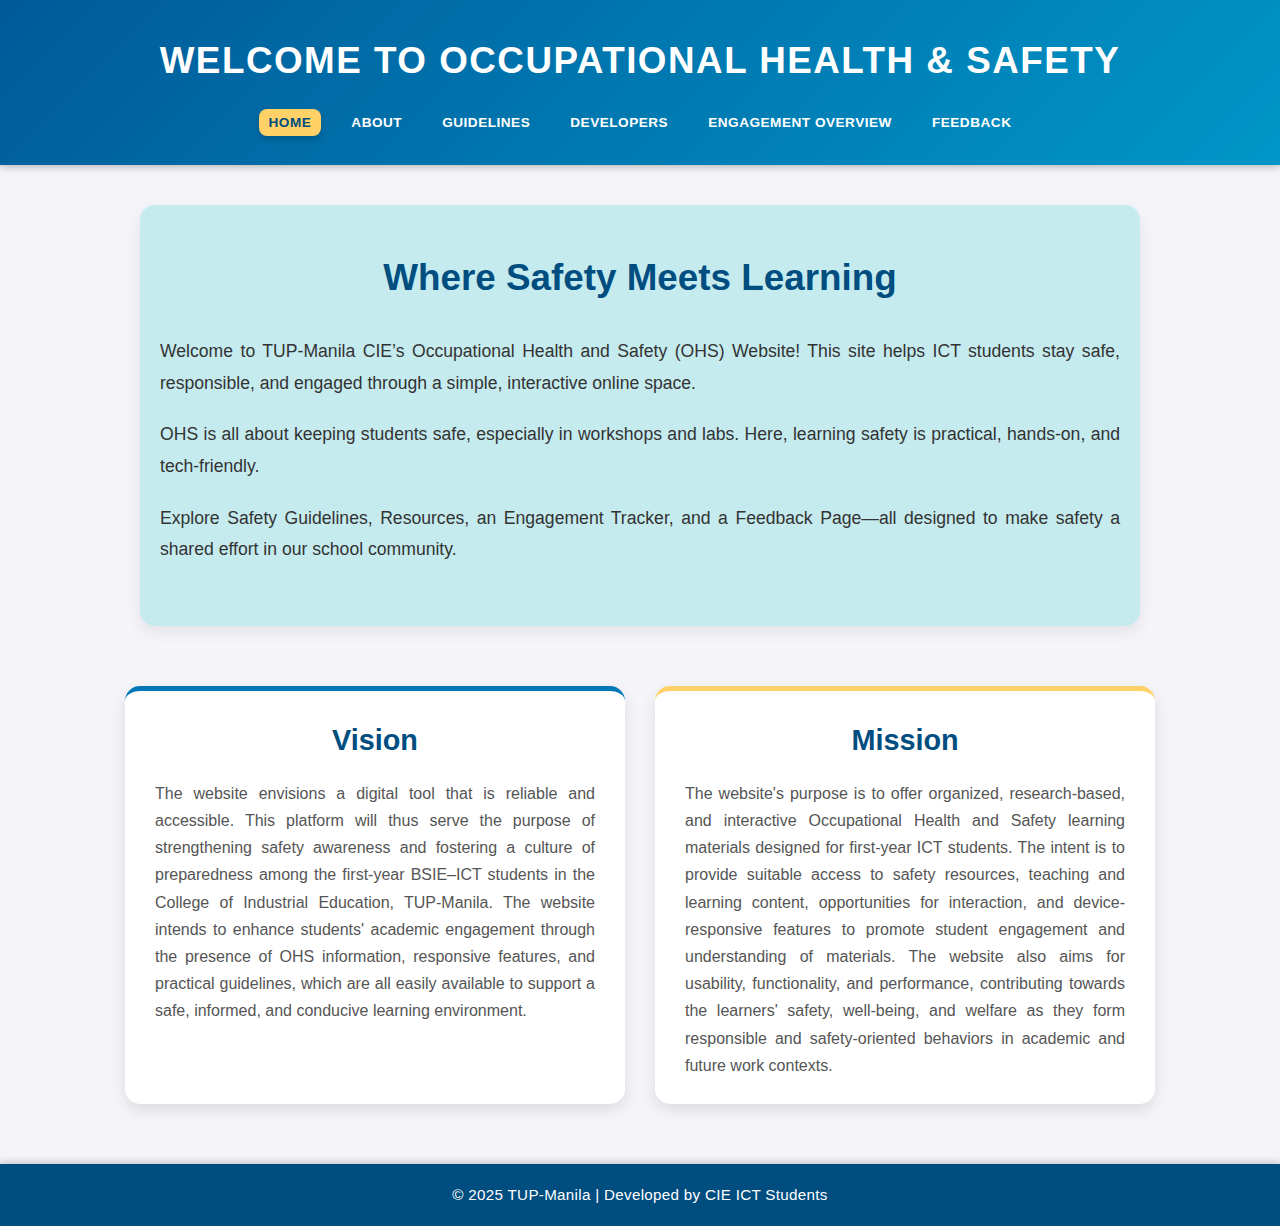
<file: index.html>
<!DOCTYPE html>
<html lang="en">
<head>
  <meta charset="UTF-8">
  <meta name="viewport" content="width=device-width, initial-scale=1.0">
  <title>OHS Website | Home</title>
  <link rel="stylesheet" href="style.css">
</head>
<body>
  <header>
    <h1>Welcome to Occupational Health & Safety</h1>
    <nav>
      <ul>
        <li><a href="index.html" class="active">HOME</a></li>
        <li><a href="about.html">ABOUT</a></li>
        <li><a href="safetyguidelines.html">GUIDELINES</a></li>
        <li><a href="about-developers.html">DEVELOPERS</a></li>
        <li><a href="engagement-tracker.html">ENGAGEMENT OVERVIEW</a></li>
        <li><a href="feedback-page.html">FEEDBACK</a></li>
      </ul>
    </nav>
  </header>

  <section class="hero">
    <h2>Where Safety Meets Learning</h2>
    <p>Welcome to TUP-Manila CIE’s Occupational Health and Safety (OHS) Website! This site helps ICT students stay safe, responsible, and engaged through a simple, interactive online space.</p>
    <p>OHS is all about keeping students safe, especially in workshops and labs. Here, learning safety is practical, hands-on, and tech-friendly.</p>
    <p>Explore Safety Guidelines, Resources, an Engagement Tracker, and a Feedback Page—all designed to make safety a shared effort in our school community.</p>
  </section>

  <!-- Vision & Mission Section -->
  <section class="vision-mission">
    <div class="card vision">
      <h3>Vision</h3>
      <p>The website envisions a digital tool that is reliable and accessible. This platform will thus serve the purpose of strengthening safety awareness and fostering a culture of preparedness among the first-year BSIE–ICT students in the College of Industrial Education, TUP-Manila. The website intends to enhance students' academic engagement through the presence of OHS information, responsive features, and practical guidelines, which are all easily available to support a safe, informed, and conducive learning environment.</p>
    </div>

    <div class="card mission">
      <h3>Mission</h3>
      <p>The website's purpose is to offer organized, research-based, and interactive Occupational Health and Safety learning materials designed for first-year ICT students. The intent is to provide suitable access to safety resources, teaching and learning content, opportunities for interaction, and device-responsive features to promote student engagement and understanding of materials. The website also aims for usability, functionality, and performance, contributing towards the learners' safety, well-being, and welfare as they form responsible and safety-oriented behaviors in academic and future work contexts.</p>
    </div>
  </section>

  <footer>
    <p>© 2025 TUP-Manila | Developed by CIE ICT Students</p>
  </footer>
</body>
</html>
</file>
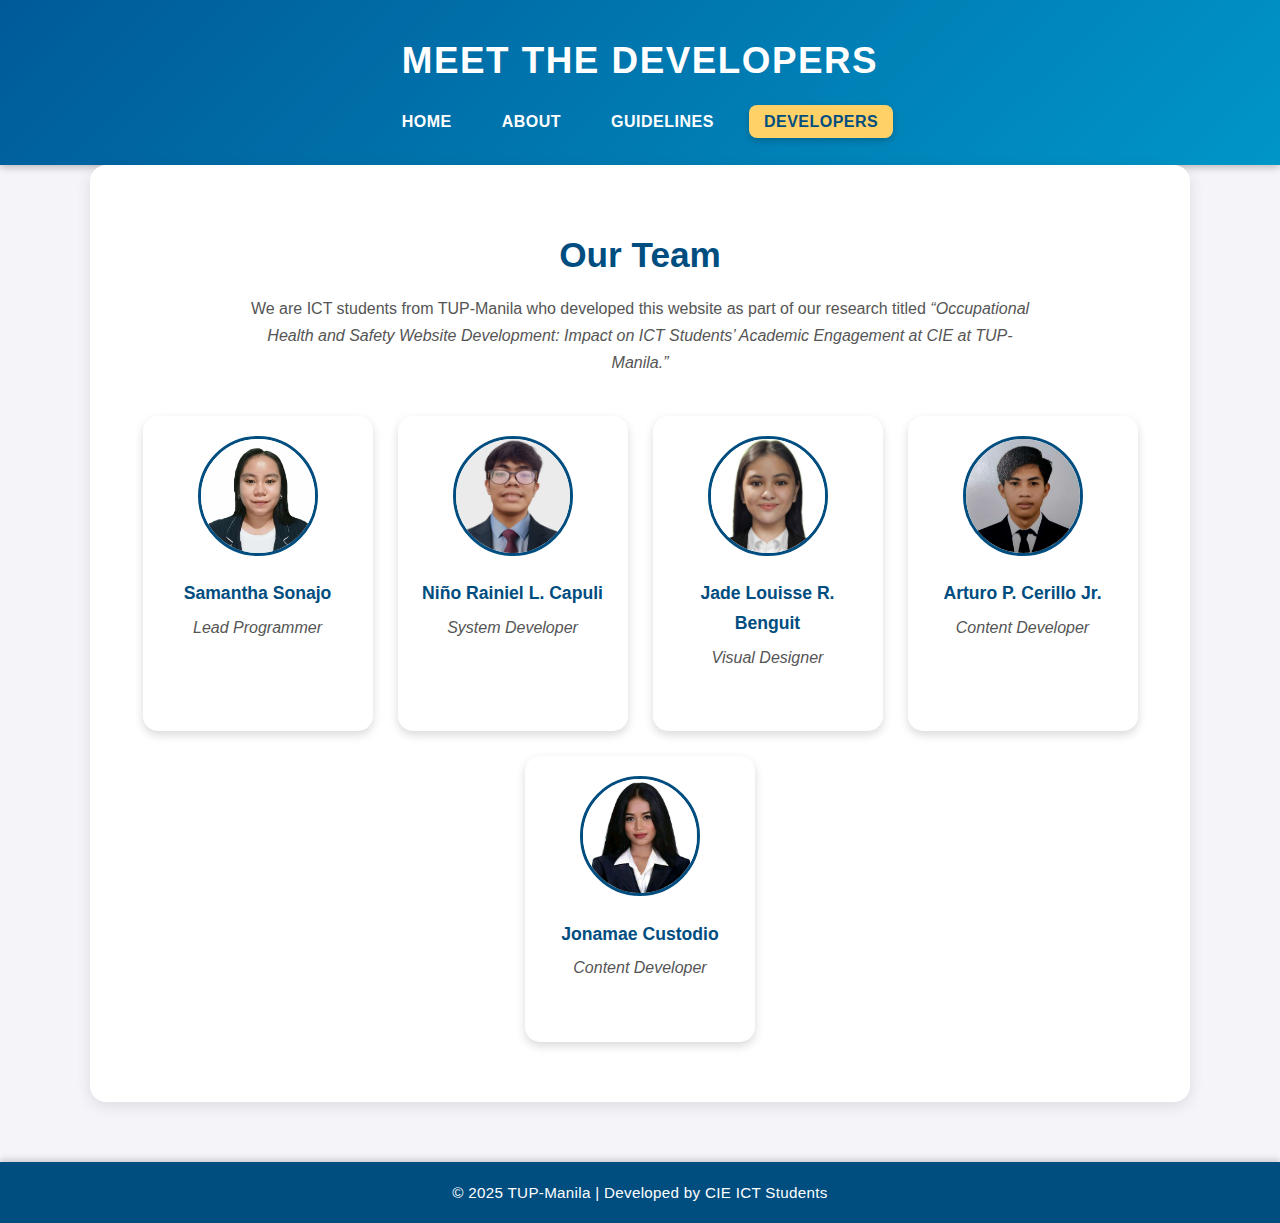
<file: about-developers.html>
<!DOCTYPE html>
<html lang="en">
<head>
  <meta charset="UTF-8">
  <meta name="viewport" content="width=device-width, initial-scale=1.0">
  <title>About the Developers</title>
  <link rel="stylesheet" href="developer-style.css">
</head>
<body>
  <header>
    <h1>Meet the Developers</h1>
    <nav>
      <ul>
        <li><a href="index.html">HOME</a></li>
        <li><a href="about.html">ABOUT</a></li>
        <li><a href="safetyguidelines.html">GUIDELINES</a></li>
        <li><a href="about-developers.html"class="active">DEVELOPERS</a></li>
      </ul>
    </nav>
  </header>

  <section class="developers">
    <h2>Our Team</h2>
    <p>We are ICT students from TUP-Manila who developed this website as part of our research titled <em>“Occupational Health and Safety Website Development: Impact on ICT Students’ Academic Engagement at CIE at TUP-Manila.”</em></p>

    <div class="dev-container">

      <div class="dev-card">
        <img src="images/sam.jpg" alt="Samantha Sonajo">
        <h3>Samantha Sonajo</h3>
        <p class="role">Lead Programmer</p>
      </div>

      <div class="dev-card">
        <img src="images/nino.jpg" alt="Niño Rainiel L. Capuli">
        <h3>Niño Rainiel L. Capuli</h3>
        <p class="role">System Developer</p>
      </div>

      <div class="dev-card">
        <img src="images/jade.jpg" alt="Jade Louisse R. Benguit">
        <h3>Jade Louisse R. Benguit</h3>
        <p class="role">Visual Designer</p>
      </div>

      <div class="dev-card">
        <img src="images/arturo.jpg" alt="Arturo P. Cerillo Jr.">
        <h3>Arturo P. Cerillo Jr.</h3>
        <p class="role">Content Developer</p>
      </div>

      <div class="dev-card">
        <img src="images/jonamae.jpg" alt="Jonamae Custodio">
        <h3>Jonamae Custodio</h3>
        <p class="role">Content Developer</p>
      </div>

    </div>
  </section>

  <footer>
    <p>© 2025 TUP-Manila | Developed by CIE ICT Students</p>
  </footer>
</body>
</html>
</file>
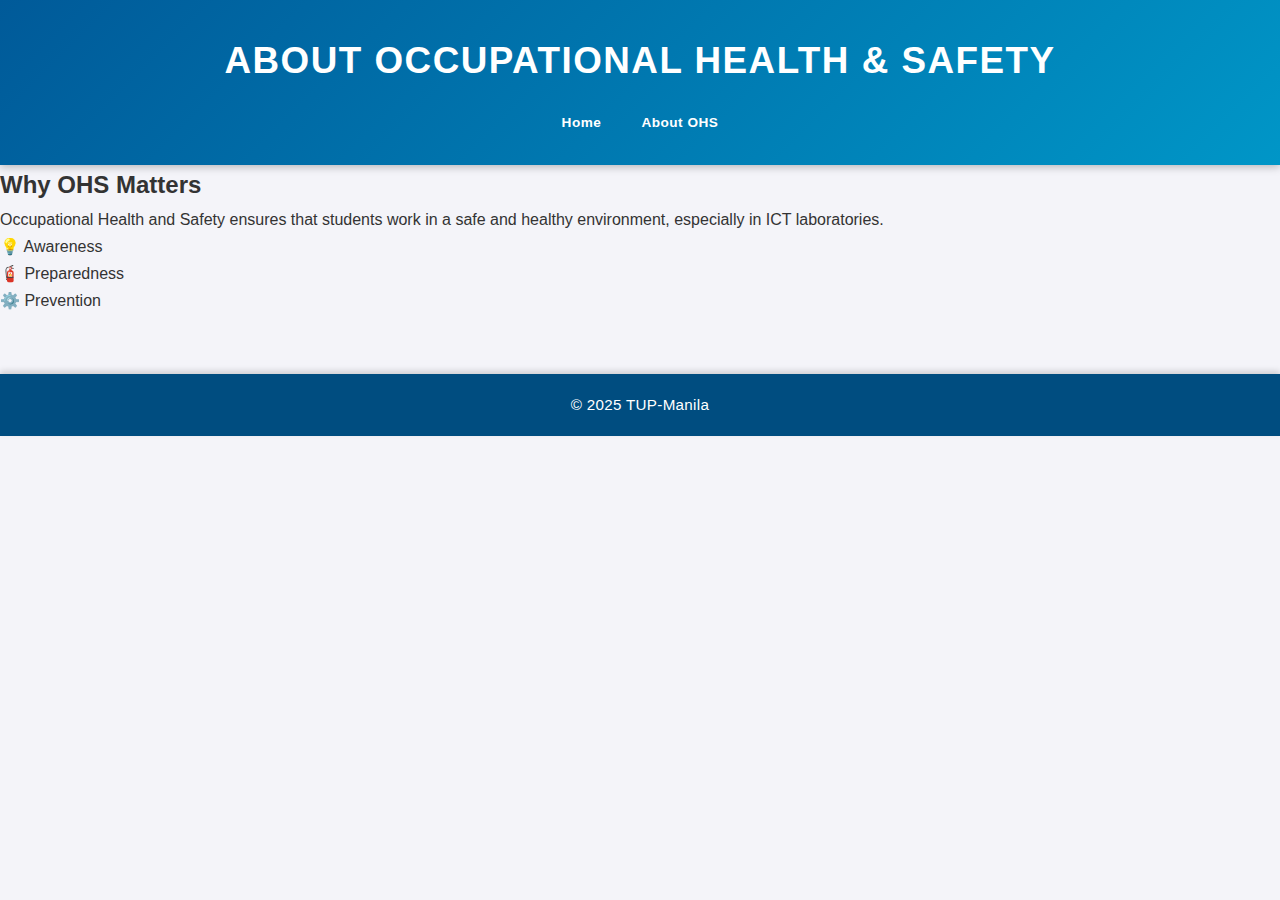
<file: about.html>
<!DOCTYPE html>
<html lang="en">
<head>
  <meta charset="UTF-8">
  <meta name="viewport" content="width=device-width, initial-scale=1.0">
  <title>About OHS</title>
  <link rel="stylesheet" href="style.css">
</head>
<body>
  <header>
    <h1>About Occupational Health & Safety</h1>
    <nav>
      <ul>
        <li><a href="index.html">Home</a></li>
        <li><a href="about-ohs.html">About OHS</a></li>
       
      </ul>
    </nav>
  </header>

  <section class="content">
    <h2>Why OHS Matters</h2>
    <p>Occupational Health and Safety ensures that students work in a safe and healthy environment, especially in ICT laboratories.</p>
    <div class="panels">
      <div class="panel">💡 Awareness</div>
      <div class="panel">🧯 Preparedness</div>
      <div class="panel">⚙️ Prevention</div>
    </div>
  </section>

  <footer>
    <p>© 2025 TUP-Manila</p>
  </footer>
</body>
</html>
</file>
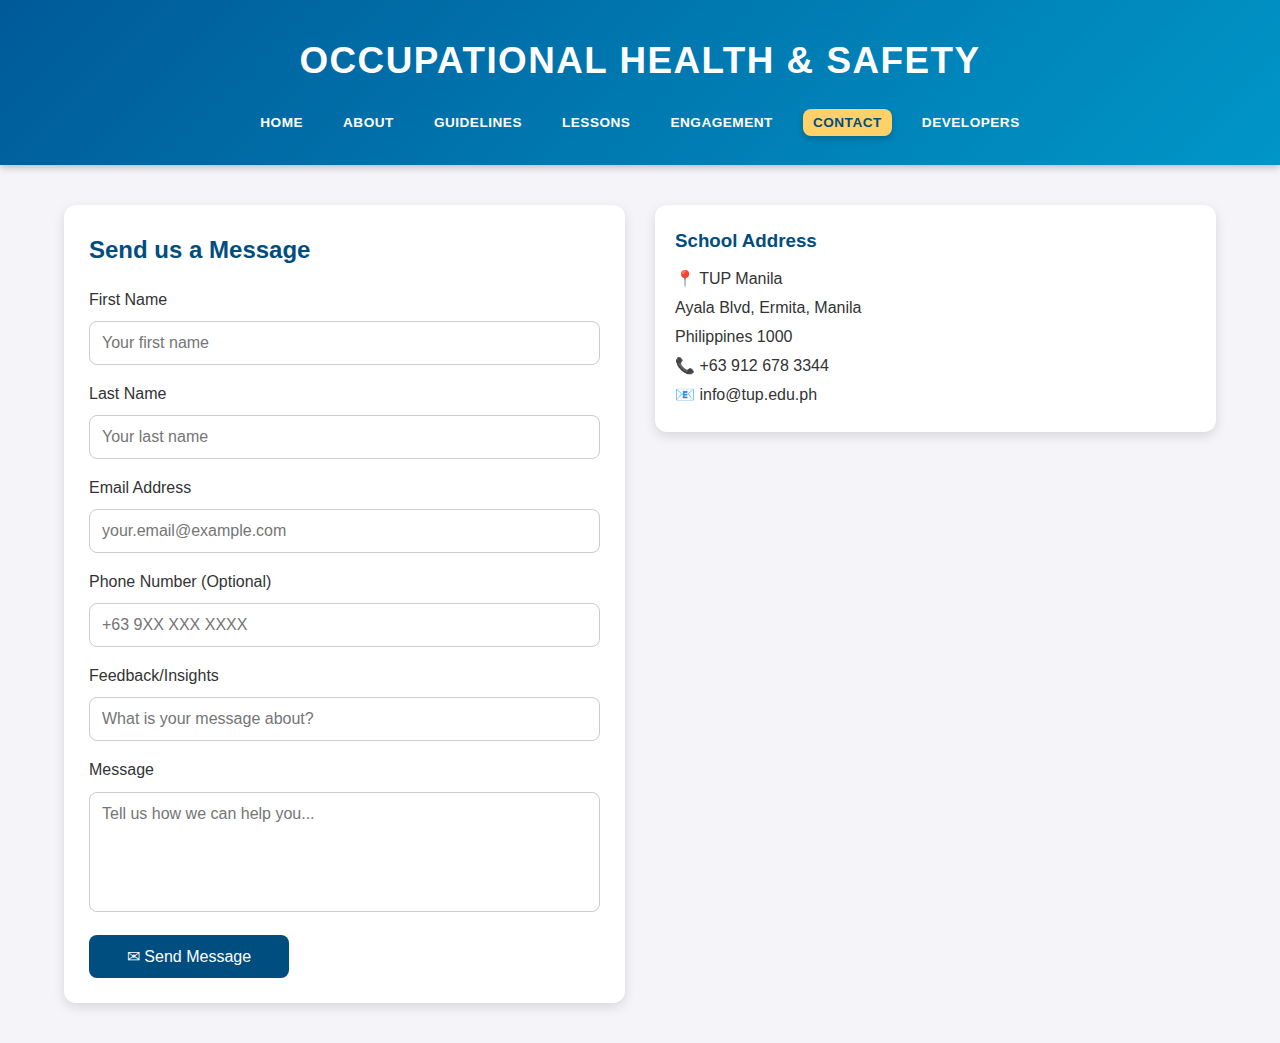
<file: contact.html>
<!DOCTYPE html>
<html lang="en">
<head>
    <meta charset="UTF-8">
    <meta name="viewport" content="width=device-width, initial-scale=1.0">
    <title>Contact</title>
    <link rel="stylesheet" href="style.css">
    <style>
        /* CONTACT PAGE ONLY */
        .contact-container {
            display: grid;
            grid-template-columns: 1fr 1fr;
            gap: 30px;
            padding: 40px 5%;
        }

        .contact-card {
            background: #ffffff;
            padding: 25px;
            border-radius: 12px;
            box-shadow: 0 4px 12px rgba(0,0,0,0.12);
        }

        .contact-card h2,
        .contact-card h3 {
            margin-bottom: 15px;
            color: #004d80;
        }

        .contact-form input,
        .contact-form textarea {
            width: 100%;
            padding: 12px;
            margin: 8px 0 15px;
            border: 1px solid #ccc;
            border-radius: 8px;
            font-size: 1rem;
        }

        .contact-form textarea {
            height: 120px;
            resize: none;
        }

        .contact-form button {
            width: 200px;
            background: #004d80;
            color: white;
            border: none;
            padding: 12px 0;
            border-radius: 8px;
            font-size: 1rem;
            cursor: pointer;
            transition: 0.3s;
            display: flex;
            align-items: center;
            justify-content: center;
            gap: 8px;
        }

        .contact-form button:hover {
            background: #0077b6;
        }

        .info-box {
            margin-bottom: 20px;
            padding: 20px;
            background: #ffffff;
            border-radius: 12px;
            box-shadow: 0 4px 12px rgba(0,0,0,0.12);
        }

        .info-box h3 {
            margin-bottom: 10px;
            color: #004d80;
        }

        .info-box p {
            margin: 5px 0;
            line-height: 1.5;
        }

        @media(max-width: 900px) {
            .contact-container {
                grid-template-columns: 1fr;
            }
        }
    </style>
</head>
<body>

    <!-- HEADER -->
    <header>
        <h1>Occupational Health & Safety</h1>
        <nav>
            <ul>
                <li><a href="index.html">HOME</a></li>
                <li><a href="about.html">ABOUT</a></li>
                <li><a href="guidelines.html">GUIDELINES</a></li>
                <li><a href="lessons.html">LESSONS</a></li>
                <li><a href="engagement.html">ENGAGEMENT</a></li>
                <li><a href="contact.html" class="active">CONTACT</a></li>
                <li><a href="developers.html">DEVELOPERS</a></li>
            </ul>
        </nav>
    </header>

    <!-- CONTACT PAGE CONTENT -->
    <div class="contact-container">

        <!-- LEFT FORM -->
        <div class="contact-card">
            <h2>Send us a Message</h2>

            <form class="contact-form">
                <label>First Name</label>
                <input type="text" placeholder="Your first name">

                <label>Last Name</label>
                <input type="text" placeholder="Your last name">

                <label>Email Address</label>
                <input type="email" placeholder="your.email@example.com">

                <label>Phone Number (Optional)</label>
                <input type="text" placeholder="+63 9XX XXX XXXX">

                <label>Feedback/Insights</label>
                <input type="text" placeholder="What is your message about?">

                <label>Message</label>
                <textarea placeholder="Tell us how we can help you..."></textarea>

                <button type="submit">✉ Send Message</button>
            </form>
        </div>

        <!-- RIGHT INFORMATION CARDS -->
        <div>
            <div class="info-box">
                <h3>School Address</h3>
                <p>📍 TUP Manila</p>
                <p>Ayala Blvd, Ermita, Manila</p>
                <p>Philippines 1000</p>
                <p>📞 +63 912 678 3344</p>
                <p>📧 info@tup.edu.ph</p>
            </div>
        </div>

    </div>

</body>
</html>
</file>
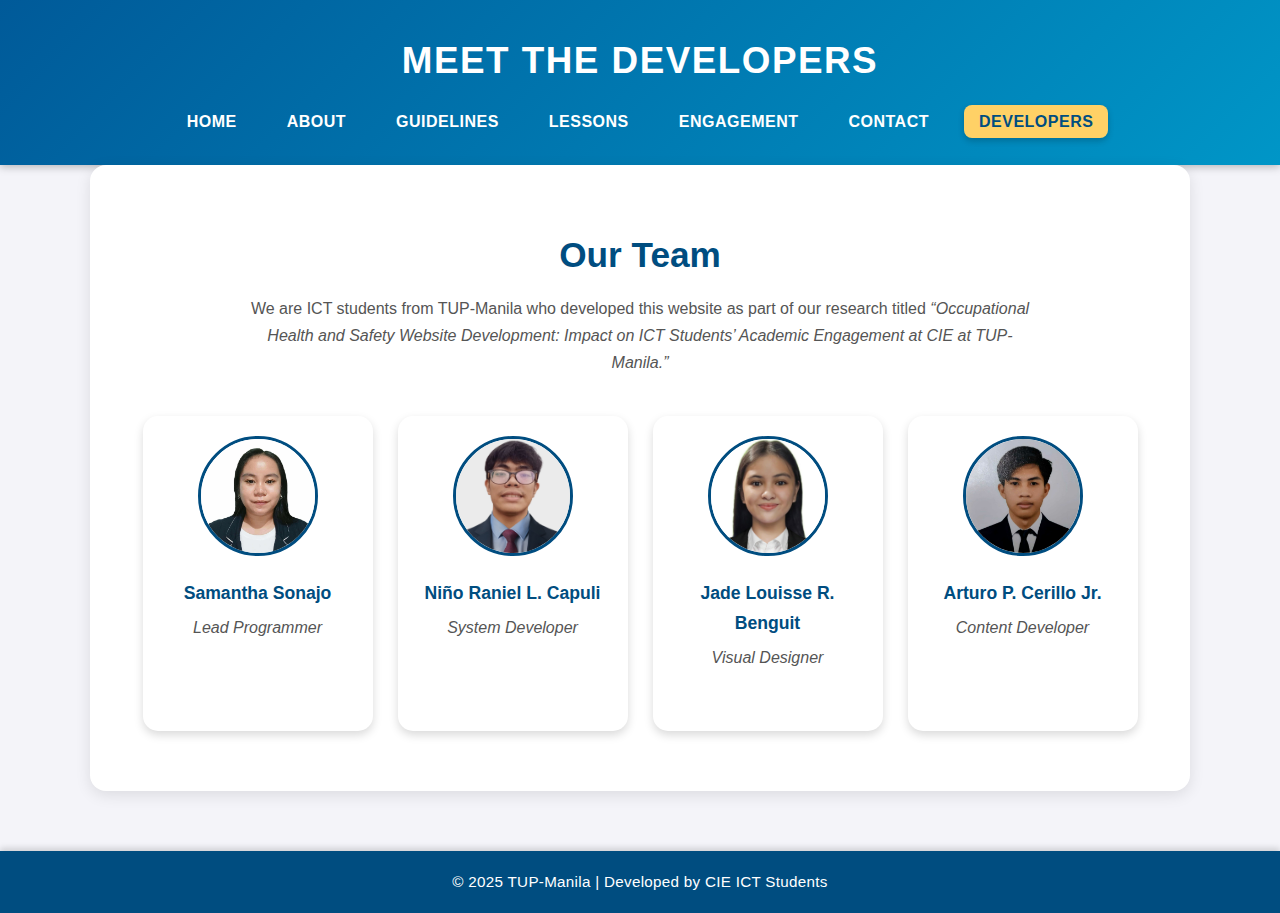
<file: developers.html>
<!DOCTYPE html>
<html lang="en">
<head>
  <meta charset="UTF-8">
  <meta name="viewport" content="width=device-width, initial-scale=1.0">
  <title>About the Developers</title>
  <link rel="stylesheet" href="developer-style.css">
</head>
<body>
  <header>
    <h1>Meet the Developers</h1>
    <nav>
      <ul>
        <li><a href="index.html">HOME</a></li>
        <li><a href="about.html">ABOUT</a></li>
        <li><a href="safetyguidelines.html">GUIDELINES</a></li>
        <li><a href="lessons.html">LESSONS</a></li>
        <li><a href="engagement.html">ENGAGEMENT</a></li>
        <li><a href="contact.html">CONTACT</a></li>
        <li><a href="developers.html" class="active">DEVELOPERS</a></li>
      </ul>
    </nav>
  </header>

  <section class="developers">
    <h2>Our Team</h2>
    <p>We are ICT students from TUP-Manila who developed this website as part of our research titled <em>“Occupational Health and Safety Website Development: Impact on ICT Students’ Academic Engagement at CIE at TUP-Manila.”</em></p>

    <div class="dev-container">

      <div class="dev-card">
        <img src="images/sam.jpg" alt="Samantha Sonajo">
        <h3>Samantha Sonajo</h3>
        <p class="role">Lead Programmer</p>
      </div>

      <div class="dev-card">
        <img src="images/nino.jpg" alt="Niño Rainiel L. Capuli">
        <h3>Niño Raniel L. Capuli</h3>
        <p class="role">System Developer</p>
      </div>

      <div class="dev-card">
        <img src="images/jade.jpg" alt="Jade Louisse R. Benguit">
        <h3>Jade Louisse R. Benguit</h3>
        <p class="role">Visual Designer</p>
      </div>

      <div class="dev-card">
        <img src="images/arturo.jpg" alt="Arturo P. Cerillo Jr.">
        <h3>Arturo P. Cerillo Jr.</h3>
        <p class="role">Content Developer</p>
      </div>

    </div>
  </section>

  <footer>
    <p>© 2025 TUP-Manila | Developed by CIE ICT Students</p>
  </footer>
</body>
</html>
</file>
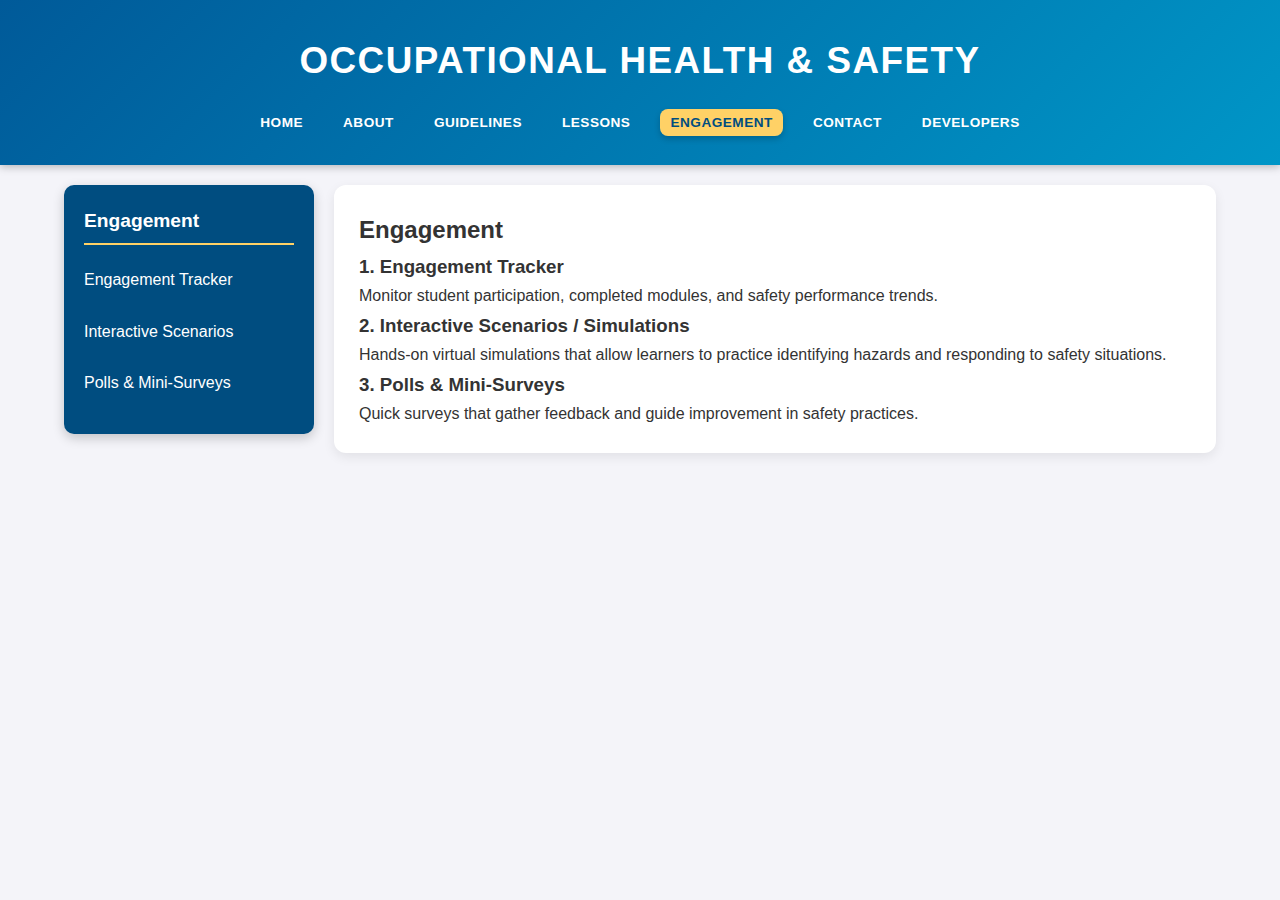
<file: engagement.html>
<!DOCTYPE html>
<html lang="en">
<head>
    <meta charset="UTF-8">
    <meta name="viewport" content="width=device-width, initial-scale=1.0">
    <title>Engagement</title>
    <link rel="stylesheet" href="style.css">
</head>
<body>

    <!-- HEADER -->
    <header>
        <h1>Occupational Health & Safety</h1>
        <nav>
            <ul>
                <li><a href="index.html">HOME</a></li>
                <li><a href="about.html">ABOUT</a></li>
                <li><a href="guidelines.html">GUIDELINES</a></li>
                <li><a href="lessons.html">LESSONS</a></li>
                <li><a href="engagement.html" class="active">ENGAGEMENT</a></li>
                <li><a href="contact.html">CONTACT</a></li>
                <li><a href="developers.html">DEVELOPERS</a></li>
            </ul>
        </nav>
    </header>

    <!-- PAGE LAYOUT -->
    <div class="page-layout">

        <!-- SIDEBAR -->
        <aside class="sidebar">
            <h3>Engagement</h3>
            <ul>
                <li><a href="#">Engagement Tracker</a></li>
                <li><a href="#">Interactive Scenarios</a></li>
                <li><a href="#">Polls & Mini-Surveys</a></li>
            </ul>
        </aside>

        <!-- MAIN CONTENT -->
        <main class="content-area">
            <h2>Engagement</h2>

            <h3>1. Engagement Tracker</h3>
            <p>
                Monitor student participation, completed modules, and safety performance trends.
            </p>

            <h3>2. Interactive Scenarios / Simulations</h3>
            <p>
                Hands-on virtual simulations that allow learners to practice identifying hazards
                and responding to safety situations.
            </p>

            <h3>3. Polls & Mini-Surveys</h3>
            <p>
                Quick surveys that gather feedback and guide improvement in safety practices.
            </p>

        </main>

    </div>

</body>
</html>
</file>
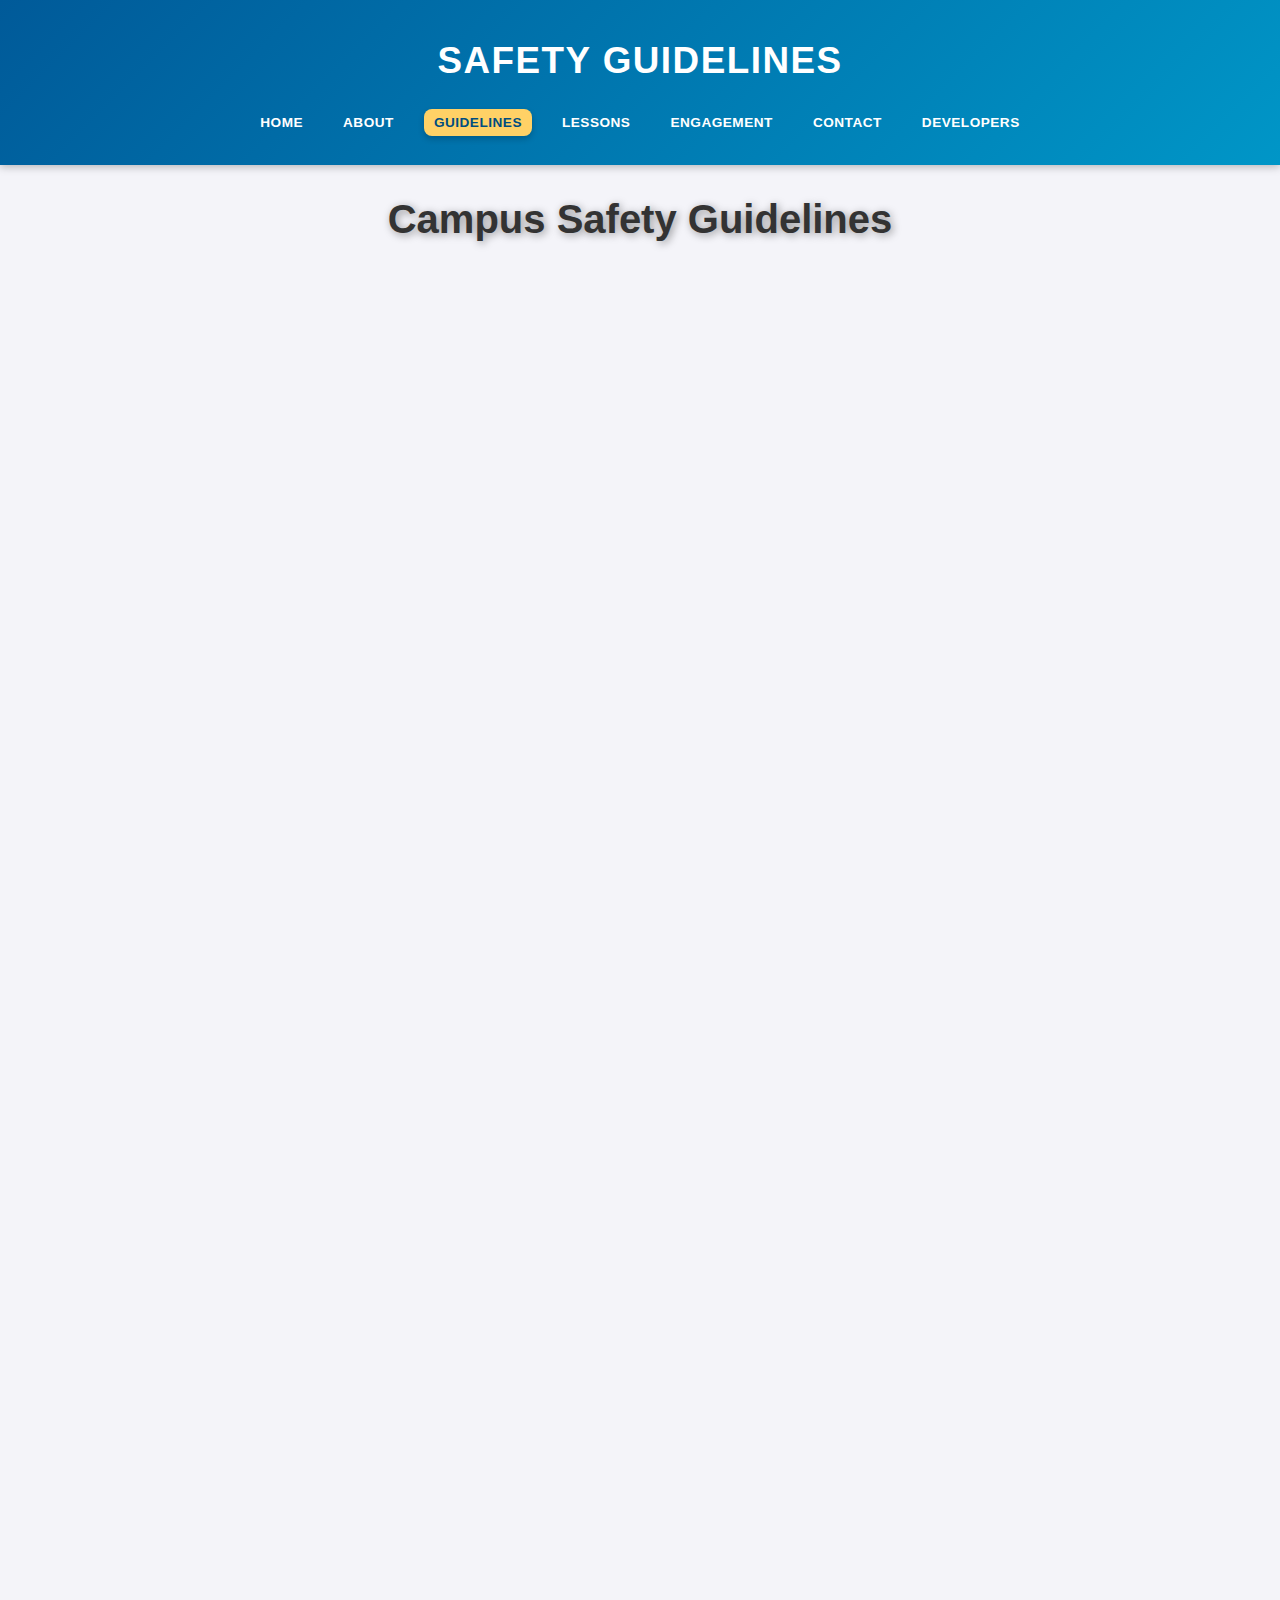
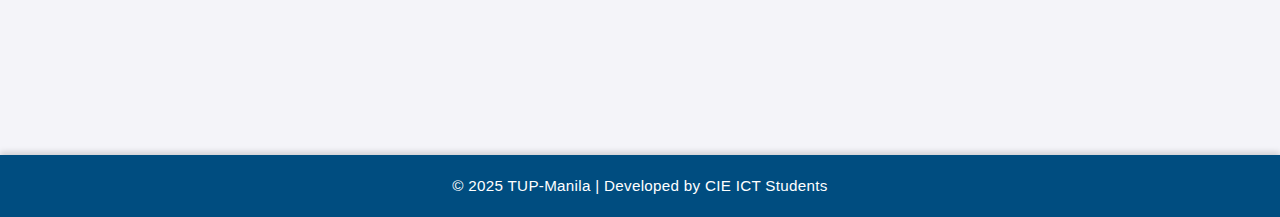
<file: guidelines.html>
<!DOCTYPE html>
<html lang="en">
<head>
<meta charset="UTF-8">
<meta name="viewport" content="width=device-width, initial-scale=1.0">
<title>Safety Guidelines</title>
<link rel="stylesheet" href="style.css">
<link rel="stylesheet" href="guidelines.css">
</head>
<body>
<header>
<h1>Safety Guidelines</h1>
<nav>
<ul>
<li><a href="index.html">HOME</a></li>
<li><a href="about.html">ABOUT</a></li>
<li><a href="guidelines.html" class="active">GUIDELINES</a></li>
<li><a href="lessons.html">LESSONS</a></li>
<li><a href="engagement.html">ENGAGEMENT</a></li>
<li><a href="contact.html">CONTACT</a></li>
<li><a href="developers.html">DEVELOPERS</a></li>
</ul>
</nav>
</header>

<section class="main-title">
<h2>Campus Safety Guidelines</h2>
</section>

<section class="guidelines">
  <div class="guidelines-box first">
    <div>
      <img src="images/stack 1.jpg" alt="8S Poster">
      <div class="photo-caption">Photo taken at CIE TUP-Manila • November 2025</div>
    </div>
    <div class="guidelines-text">
      <h3>8S Management Poster</h3>
      <hr>
      <p>This poster reminds everyone to practice the 8S principles—from sorting and organizing to safety, saving, and studying. These simple habits help keep our workspaces clean, safe, and efficient. By following the 8S system, we create a healthier and more productive environment. Let’s make safety and discipline part of our everyday routine!</p>
    </div>
  </div>
  </div>

  <div class="guidelines-box second">
    <div>
      <img src="images/stack 2.jpg" alt="Disaster Readiness">
      <div class="photo-caption">Photo taken at CIE TUP-Manila • November 2025</div>
    </div>
    <div class="guidelines-text">
      <h3>Student Readiness During Disaster Poster</h3>
       <hr>
      <p>This disaster readiness guide encourages students to stay alert and prepared while on campus. It provides clear steps to follow during earthquakes, fires, and volcanic eruptions, along with important emergency contact numbers. Staying informed and prepared helps protect not just ourselves—but everyone around us. Let’s work together to make TUP-Manila a safer place for all.</p>
    </div>
  </div>
  <div class="guidelines-box third">
  <div>
    <img src="images/stack 3.png" alt="Evacuation Plan" class="evac-plan">
    <div class="photo-caption">Photo taken at CIE TUP-Manila • November 2025</div>
  </div>

  <div class="guidelines-text">
    <h3>Evacuation Plan</h3>
    <hr>
    <p>
      This evacuation plan helps guide everyone to safety during emergencies. It shows the safest routes 
      and assembly areas so students and staff can quickly find their way out of the building. Knowing this 
      map—and taking a moment to check your nearest exit—can make a huge difference. Stay aware, stay ready, 
      and help keep our CIE community safe.
    </p>
  </div>
</div>

<div class="guidelines-box fourth">
  <div>
    <img src="images/stack 4.png" alt="Exit Signage">
    <div class="photo-caption">Photo taken at CIE TUP-Manila • November 2025</div>
  </div>

  <div class="guidelines-text">
    <h3>Exit Signage</h3>
    <hr>
    <p>
      This illuminated exit sign reminds everyone where to go when every second counts. Clear and highly 
      visible, it directs students and visitors toward the safest path during evacuations. Always take note 
      of these signs as you move around the building—being familiar with them is one of the simplest ways 
      to stay prepared and protect yourself and others.
    </p>
  </div>
</div>

<div class="guidelines-box fifth">
  <div>
    <img src="images/firealarm.jpg" alt="Fire Alarm">
    <div class="photo-caption">Photo taken at CIE TUP-Manila • November 2025</div>
  </div>

  <div class="guidelines-text">
    <h3>Fire Alarm</h3>
    <hr>
    <p>
      This bright red fire alarm is a crucial safety tool in the CIE Building. 
      In case of fire, pressing it immediately alerts everyone in the building to evacuate safely. 
      Remember its location and use it responsibly—it could save lives and prevent injuries. Stay alert, stay safe!
    </p>
  </div>
</div>
</section>

<footer>
  <p>© 2025 TUP-Manila | Developed by CIE ICT Students</p>
</footer>
</body>
</html>
</file>
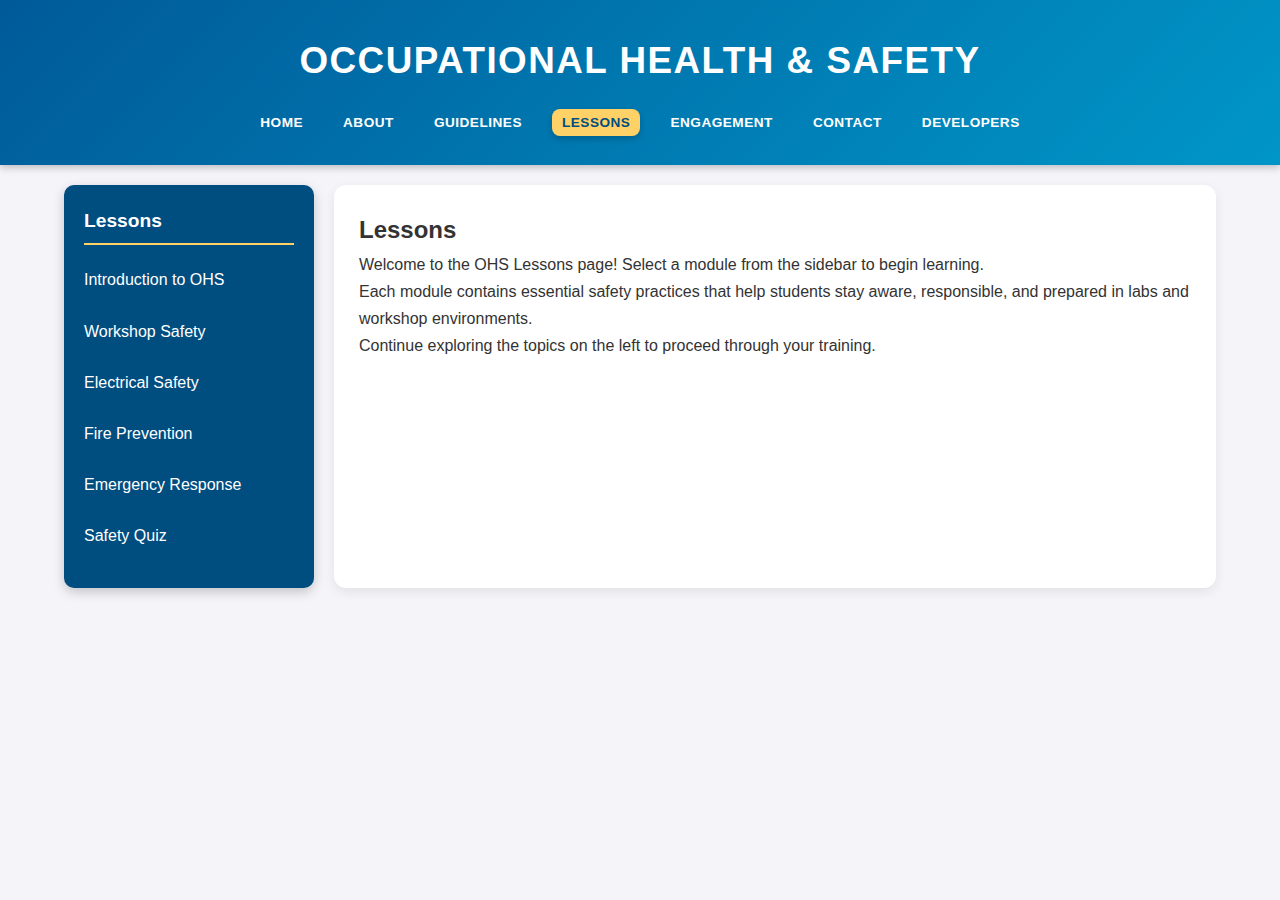
<file: lessons.html>
<!DOCTYPE html>
<html lang="en">
<head>
    <meta charset="UTF-8">
    <meta name="viewport" content="width=device-width, initial-scale=1.0">
    <title>Lessons</title>
    <link rel="stylesheet" href="style.css">
</head>
<body>

    <!-- HEADER -->
    <header>
        <h1>Occupational Health & Safety</h1>
        <nav>
            <ul>
                <li><a href="index.html">HOME</a></li>
                <li><a href="about.html">ABOUT</a></li>
                <li><a href="guidelines.html">GUIDELINES</a></li>
                <li><a href="lessons.html" class="active">LESSONS</a></li>
                <li><a href="engagement.html">ENGAGEMENT</a></li>
                <li><a href="contact.html">CONTACT</a></li>
                <li><a href="developers.html">DEVELOPERS</a></li>
            </ul>
        </nav>
    </header>

    <!-- PAGE LAYOUT WITH SIDEBAR -->
    <div class="page-layout">

        <!-- SIDEBAR -->
        <aside class="sidebar">
            <h3>Lessons</h3>
            <ul>
                <li><a href="#">Introduction to OHS</a></li>
                <li><a href="#">Workshop Safety</a></li>
                <li><a href="#">Electrical Safety</a></li>
                <li><a href="#">Fire Prevention</a></li>
                <li><a href="#">Emergency Response</a></li>
                <li><a href="#">Safety Quiz</a></li>
            </ul>
        </aside>

        <!-- MAIN CONTENT -->
        <main class="content-area">
            <h2>Lessons</h2>
            <p>
                Welcome to the OHS Lessons page!  
                Select a module from the sidebar to begin learning.
            </p>

            <p>
                Each module contains essential safety practices that help students stay aware,
                responsible, and prepared in labs and workshop environments.
            </p>

            <p>
                Continue exploring the topics on the left to proceed through your training.
            </p>
        </main>

    </div>

</body>
</html>
</file>
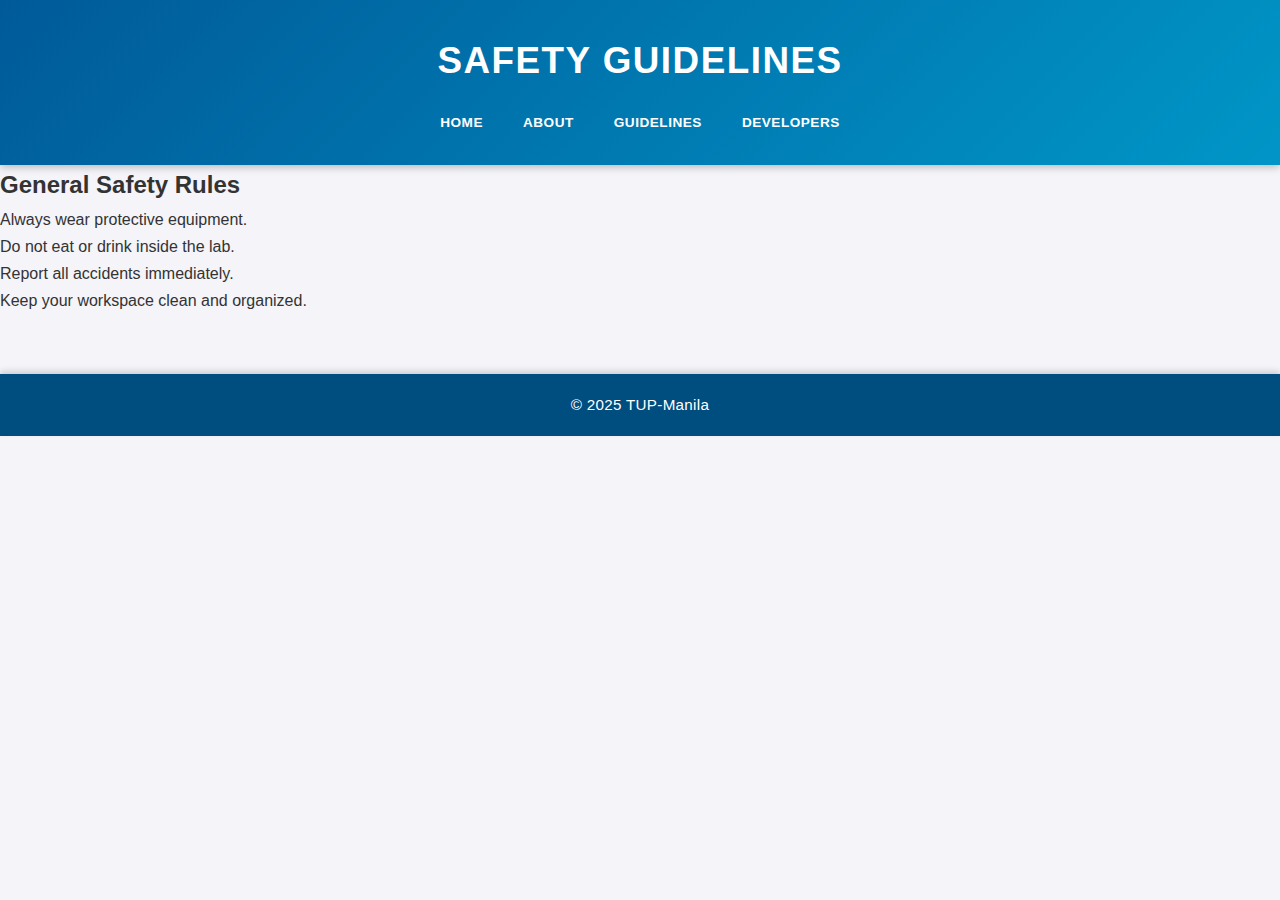
<file: safetyguidelines.html>
<!DOCTYPE html>
<html lang="en">
<head>
  <meta charset="UTF-8">
  <meta name="viewport" content="width=device-width, initial-scale=1.0">
  <title>Safety Guidelines</title>
  <link rel="stylesheet" href="style.css">
</head>
<body>
  <header>
    <h1>Safety Guidelines</h1>
    <nav>
      <ul>
        <li><a href="index.html">HOME</a></li>
        <li><a href="about.html">ABOUT</a></li>
        <li><a href="safety-guidelines.html">GUIDELINES</a></li>
        <li><a href="about-developers.html">DEVELOPERS</a></li>
      </ul>
    </nav>
  </header>

  <section class="guidelines">
    <h2>General Safety Rules</h2>
    <ul>
      <li>Always wear protective equipment.</li>
      <li>Do not eat or drink inside the lab.</li>
      <li>Report all accidents immediately.</li>
      <li>Keep your workspace clean and organized.</li>
    </ul>
  </section>

  <footer>
    <p>© 2025 TUP-Manila</p>
  </footer>
</body>
</html>
</file>
<file: style.css>
* {
  margin: 0;
  padding: 0;
  box-sizing: border-box;
  font-family: "Poppins", sans-serif;
  scroll-behavior: smooth;
}

body {
  background-color: #f4f4f9;
  color: #333;
  line-height: 1.7;
  overflow-x: hidden;
  padding: 0;
}

/* ===============================
   HEADER & NAVIGATION
   =============================== */
header {
  background: linear-gradient(135deg, #004d80, #0077b6);
  color: #fff;
  padding: 30px 20px;
  text-align: center;
  box-shadow: 0 2px 8px rgba(0, 0, 0, 0.25);
  border-bottom-left-radius: 0px;
  border-bottom-right-radius: 0px;
  transition: all 0.4s ease;
}

header:hover {
  background: linear-gradient(135deg, #005a99, #0096c7);
}

header h1 {
  font-size: 2.3rem;
  margin-bottom: 15px;
  letter-spacing: 1.5px;
  font-weight: bold;
  text-transform: uppercase;
}

nav ul {
  list-style: none;
  display: flex;
  justify-content: center;
  flex-wrap: wrap;
  gap: 20px;
  margin-top: 10px;
}

nav ul li a {
  color: #fff;
  text-decoration: none;
  font-weight: bold;
  font-size: 1rem;
  letter-spacing: 0.5px;
  padding: 8px 15px;
  border-radius: 8px;
  transition: all 0.3s ease-in-out;
}

nav ul li a:hover,
nav ul li a.active {
  background-color: #ffd166;
  color: #004d80;
  box-shadow: 0 3px 6px rgba(0, 0, 0, 0.2);
}

/* ===============================
   HERO SECTION
   =============================== */
.hero {
  background-color: #c5ebef;
  padding: 40px 20px;
  max-width: 1000px;
  margin: 40px auto;
  text-align: justify;
  line-height: 1.8;
  border-radius: 15px;
  box-shadow: 0 6px 15px rgba(0, 0, 0, 0.08);
}

.hero h2 {
  text-align: center;
  color: #004d80;
  font-size: 2.3rem;
  margin-bottom: 25px;
}

.hero p {
  margin-bottom: 20px;
  font-size: 1.1rem;
  color: #333;
}

/* Fullscreen Expand Button */
.expand-btn {
  position: absolute;
  top: 10px;
  right: 10px;
  font-size: 1.5rem;
  background-color: rgba(0,0,0,0.5);
  color: white;
  border: none;
  border-radius: 50%;
  width: 40px;
  height: 40px;
  cursor: pointer;
  display: flex;
  align-items: center;
  justify-content: center;
  z-index: 10;
  transition: background-color 0.3s;
}

.expand-btn:hover {
  background-color: rgba(0,0,0,0.8);
}

/* Minimalist Dots centered below carousel */
.dots {
  display: flex;
  justify-content: center;
  margin-top: 15px;
  gap: 10px;
}

.dot {
  width: 12px;
  height: 12px;
  background-color: rgba(0,0,0,0.3);
  border-radius: 50%;
  cursor: pointer;
  transition: background-color 0.3s;
}

.dot.active {
  background-color: #ffd166;

}

/* ===============================
   VISION & MISSION CARDS
   =============================== */
.vision-mission {
  display: flex;
  justify-content: center;
  flex-wrap: wrap;
  gap: 30px;
  margin: 60px 0;
}

.card {
  background-color: #ffffff;
  border-radius: 15px;
  box-shadow: 0 6px 15px rgba(0, 0, 0, 0.1);
  padding: 25px 30px;
  max-width: 500px;
  transition: transform 0.3s ease, box-shadow 0.3s ease;
}

.card h3 {
  color: #004d80;
  font-size: 1.8rem;
  margin-bottom: 15px;
  text-align: center;
}

.card p {
  color: #555;
  font-size: 1rem;
  line-height: 1.7;
  text-align: justify;
}


.card.vision {
  border-top: 5px solid #0077b6;
}

.card.mission {
  border-top: 5px solid #ffd166;
}

.card:hover {
  transform: translateY(-5px);
  box-shadow: 0 10px 20px rgba(0, 0, 0, 0.15);
}

/* ===============================
   FOOTER
   =============================== */
footer {
  background-color: #004d80;
  color: white;
  text-align: center;
  padding: 18px 10px;
  margin-top: 60px;
  font-size: 0.95rem;
  letter-spacing: 0.3px;
  border-top-left-radius: 0px;
  border-top-right-radius: 0px;
  box-shadow: 0 -3px 6px rgba(0, 0, 0, 0.15);
}

footer p {
  margin: 0;
}

/* ===============================
   RESPONSIVE DESIGN
   =============================== */
@media (max-width: 768px) {
  header h1 {
    font-size: 1.8rem;
  }

  main {
    padding: 0 10px;
  }

  section {
    padding: 25px 10px;
    margin-bottom: 50px;
  }

  section h2 {
    font-size: 1.7rem;
  }

  section p {
    font-size: 0.95rem;
  }

  nav ul {
    flex-direction: column;
    gap: 10px;
  }

  .vision-mission {
    flex-direction: column;
    align-items: center;
    gap: 20px;
  }

  .card {
    max-width: 90%;
    padding: 20px;
  }
}

/* ===============================
   SIDEBAR LAYOUT
   =============================== */
.page-layout {
  display: flex;
  gap: 20px;
  padding: 20px 5%;
}

.sidebar {
  width: 250px;
  background-color: #004d80;
  color: white;
  padding: 20px;
  border-radius: 10px;
  box-shadow: 0 4px 12px rgba(0,0,0,0.2);
  height: fit-content;
  position: sticky;
  top: 20px;
}

.sidebar h3 {
  margin-bottom: 15px;
  font-size: 1.2rem;
  border-bottom: 2px solid #ffd166;
  padding-bottom: 6px;
}

.sidebar ul {
  list-style: none;
  padding: 0;
}

.sidebar ul li {
  margin: 12px 0;
}

.sidebar ul li a {
  color: white;
  text-decoration: none;
  font-size: 1rem;
  padding: 6px 0;
  display: block;
  transition: 0.3s;
}

.sidebar ul li a:hover {
  color: #ffd166;
  padding-left: 5px;
}

.content-area {
  flex: 1;
  background: white;
  padding: 25px;
  border-radius: 12px;
  box-shadow: 0 4px 12px rgba(0,0,0,0.08);
}

/* ===============================
   HOMEPAGE HERO BANNER (NEW)
   =============================== */
.hero-banner {
  display: flex;
  justify-content: space-between;
  align-items: center;
  padding: 70px 8%;

  /* 🔵 Background Image (TUP) */
  background: url("images/tup.jpg") center/cover no-repeat;
  position: relative;
  overflow: hidden;
  color: white;
}

/* 🔶 Yellow overlay shadow (semi-transparent) */
.hero-banner::before {
  content: "";
  position: absolute;
  inset: 0;
  background: rgba(255, 221, 102, 0.22); /* yellow shadow */
  backdrop-filter: brightness(0.85);
  z-index: 0;
}

.hero-left,
.hero-right {
  position: relative;
  z-index: 2;
}

/* TEXT */
.hero-left {
  max-width: 45%;
}

.hero-left h2 {
  font-size: 2.6rem;
  font-weight: 700;
  line-height: 1.3;
  margin-bottom: 20px;
}

.hero-left h2 span {
  color: #3bddff;
}

.hero-left p {
  font-size: 1.1rem;
  margin-bottom: 18px;
  line-height: 1.7;
}

.hero-btn {
  display: inline-block;
  padding: 12px 28px;
  background: #3bddff;
  color: #003049;
  font-weight: 600;
  border-radius: 6px;
  text-decoration: none;
  transition: .3s;
}

.hero-btn:hover {
  background: #ffd166;
}

/* ===============================
   HERO IMAGE – CIRCLE SHAPE
   =============================== */
.hero-right img {
  width: 420px;
  height: 420px;
  border-radius: 50%;
  object-fit: cover;

  /* shadow effect */
  box-shadow: 0 0 25px rgba(9, 9, 9, 0.9);
}

/* ===============================
   SMALLER NAVIGATION TEXT
   =============================== */
nav ul li a {
  font-size: 0.85rem !important;
  padding: 6px 10px;
}
</file>
<file: developer-style.css>
* {

  margin: 0;
  padding: 0;
  box-sizing: border-box;
  font-family: "Poppins", sans-serif;
  scroll-behavior: smooth;
}

body {
  background-color: #f4f4f9;
  color: #333;
  line-height: 1.7;
  overflow-x: hidden;
  padding: 0;
}

/* ===============================
   HEADER & NAVIGATION
   =============================== */
header {
  background: linear-gradient(135deg, #004d80, #0077b6);
  color: #fff;
  padding: 30px 20px;
  text-align: center;
  box-shadow: 0 2px 8px rgba(0, 0, 0, 0.25);
  border-bottom-left-radius: 0px;
  border-bottom-right-radius: 0px;
  transition: all 0.4s ease;
}

header:hover {
  background: linear-gradient(135deg, #005a99, #0096c7);
}

header h1 {
  font-size: 2.3rem;
  margin-bottom: 15px;
  letter-spacing: 1.5px;
  font-weight: bold;
  text-transform: uppercase;
}

nav ul {
  list-style: none;
  display: flex;
  justify-content: center;
  flex-wrap: wrap;
  gap: 20px;
  margin-top: 10px;
}

nav ul li a {
  color: #fff;
  text-decoration: none;
  font-weight: bold;
  font-size: 1rem;
  letter-spacing: 0.5px;
  padding: 8px 15px;
  border-radius: 8px;
  transition: all 0.3s ease-in-out;
}

nav ul li a:hover,
nav ul li a.active {
  background-color: #ffd166;
  color: #004d80;
  box-shadow: 0 3px 6px rgba(0, 0, 0, 0.2);
}

/* ===============================
   MAIN CONTENT LAYOUT
   =============================== */
section {
  max-width: 1200px;
  margin: 60px auto;
  background-color: #fff;
  border-radius: 16px;
  box-shadow: 0 4px 15px rgba(0, 0, 0, 0.1);
  padding: 40px;
  text-align: center;
  transition: transform 0.3s ease, box-shadow 0.3s ease;
}



section h2 {
  color: #004d80;
  font-size: 2rem;
  margin-bottom: 15px;
}

section p {
  color: #555;
  font-size: 1rem;
  margin-bottom: 20px;
  max-width: 900px;
  margin-left: auto;
  margin-right: auto;
}

/* ===============================
   FOOTER
   =============================== */
footer {
  background-color: #004d80;
  color: white;
  text-align: center;
  padding: 18px 10px;
  margin-top: 60px;
  font-size: 0.95rem;
  letter-spacing: 0.3px;
  border-top-left-radius: 0px;
  border-top-right-radius: 0px;
  box-shadow: 0 -3px 6px rgba(0, 0, 0, 0.15);
}

footer p {
  margin: 0;
}

/* ===============================
   INTERACTIVE EFFECTS
   =============================== */
a {
  transition: color 0.3s ease, background-color 0.3s ease;
}

button,
a.button {
  background-color: #004d80;
  color: #fff;
  border: none;
  padding: 10px 20px;
  border-radius: 10px;
  cursor: pointer;
  transition: all 0.3s ease;
}

button:hover,
a.button:hover {
  background-color: #ffd166;
  color: #004d80;
  box-shadow: 0 4px 10px rgba(0, 0, 0, 0.25);
}

/* ===============================
   RESPONSIVE DESIGN
   =============================== */
@media (max-width: 768px) {
  header h1 {
    font-size: 1.8rem;
  }

  section {
    padding: 25px;
  }

  nav ul {
    flex-direction: column;
    gap: 10px;
  }
}

/* ===============================
   DEVELOPERS SECTION STYLES
   =============================== */

.developers {
  text-align: center;
  padding: 60px 20px;
  max-width: 1100px;
  margin: 0 auto;
}

.developers h2 {
  font-size: 2.2rem;
  color: #004d80;
  margin-bottom: 10px;
}

.developers p {
  max-width: 800px;
  margin: 0 auto 40px auto;
  color: #555;
  font-size: 1rem;
}

.dev-container {
  display: flex;
  flex-wrap: wrap;
  justify-content: center;
  gap: 25px;
}

.dev-card {
  background-color: white;
  border-radius: 15px;
  box-shadow: 0 4px 10px rgba(0, 0, 0, 0.15);
  width: 230px;
  padding: 20px;
  text-align: center;
  transition: transform 0.3s, box-shadow 0.3s;
}

.dev-card:hover {
  transform: translateY(-8px);
  box-shadow: 0 6px 15px rgba(0, 0, 0, 0.25);
}

.dev-card img {
  width: 120px;
  height: 120px;
  border-radius: 50%;
  object-fit: cover;
  margin-bottom: 15px;
  border: 3px solid #004d80;
}

.dev-card h3 {
  font-size: 1.1rem;
  color: #004d80;
  margin-bottom: 5px;
}

.role {
  font-size: 0.95rem;
  color: #666;
  font-style: italic;
}

/* ===============================
   RESPONSIVE DESIGN
   =============================== */

@media (max-width: 768px) {
  nav ul {
    flex-direction: column;
    gap: 10px;
  }

  .dev-container {
    flex-direction: column;
    align-items: center;
  }

  .dev-card {
    width: 80%;
  }
}
</file>
<file: guidelines.css>
body {
  font-family: Arial, sans-serif;
  background: #f4f4f9;
  margin: 0;
  padding: 0;
}

.main-title h2 {
  text-align: center;
  padding: 20px 0;
  font-size: 40px;
  font-weight: bold;
  text-shadow: 2px 2px 8px rgba(0,0,0,0.4);
}

.guidelines-box {
  display: flex;
  background: rgb(219, 241, 247);
  padding: 10px;
  border-radius: 10px;
  box-shadow: 0 8px 50px rgba(0,0,0,0.15);
  margin: 20px auto;
  width: 90%;
  max-width: 2000px;
  transition: transform 0.3s ease, box-shadow 0.3s ease;
  border: 5px solid #303030;

  opacity: 0;
  transform: translateY(20px);
  animation: fadeSlideUp 1s ease forwards;
}

.guidelines-box.first { animation-delay: 0.2s; }
.guidelines-box.second { animation-delay: 0.4s; }
.guidelines-box.third { animation-delay: 0.6s; }
.guidelines-box.fourth { animation-delay: 0.8s; }
.guidelines-box.fifth { animation-delay: 1s; }

@keyframes fadeSlideUp {
  to {
    opacity: 1;
    transform: translateY(0);
  }
}

.guidelines-box img {
  width: 160px;
  height: auto;
  border-radius: 10px;
  display: block;
  margin-left: auto;
  margin-right: auto;
  box-shadow: 0 8px 25px rgba(0,0,0,0.4);
}

.guidelines-box .evac-plan {
    width: 70%;
    max-width: 900px; 
    display: block;
}

.guidelines-box .evac-plan + .photo-caption {
    width: 100%;
    text-align: center;
}

.photo-caption {
  font-size: 10px;
  text-align: center;
  margin-top: 4px;
  width: 280px;
  color: #555;
  white-space: nowrap;
  overflow: hidden;
  text-overflow: ellipsis;
  font-style: italic;
}

.guidelines-text h3 {
  margin-top: 0;
  font-size: 30px;
  font-weight: bold;
}

.guidelines-text p {
  line-height: 1.6;
  font-size: 20px;
}

hr {
border: none;
height: 3px;
background: linear-gradient(to right, #ffd166, #004d80);
margin: 8px 0;
border-radius: 5px;
}
</file>
